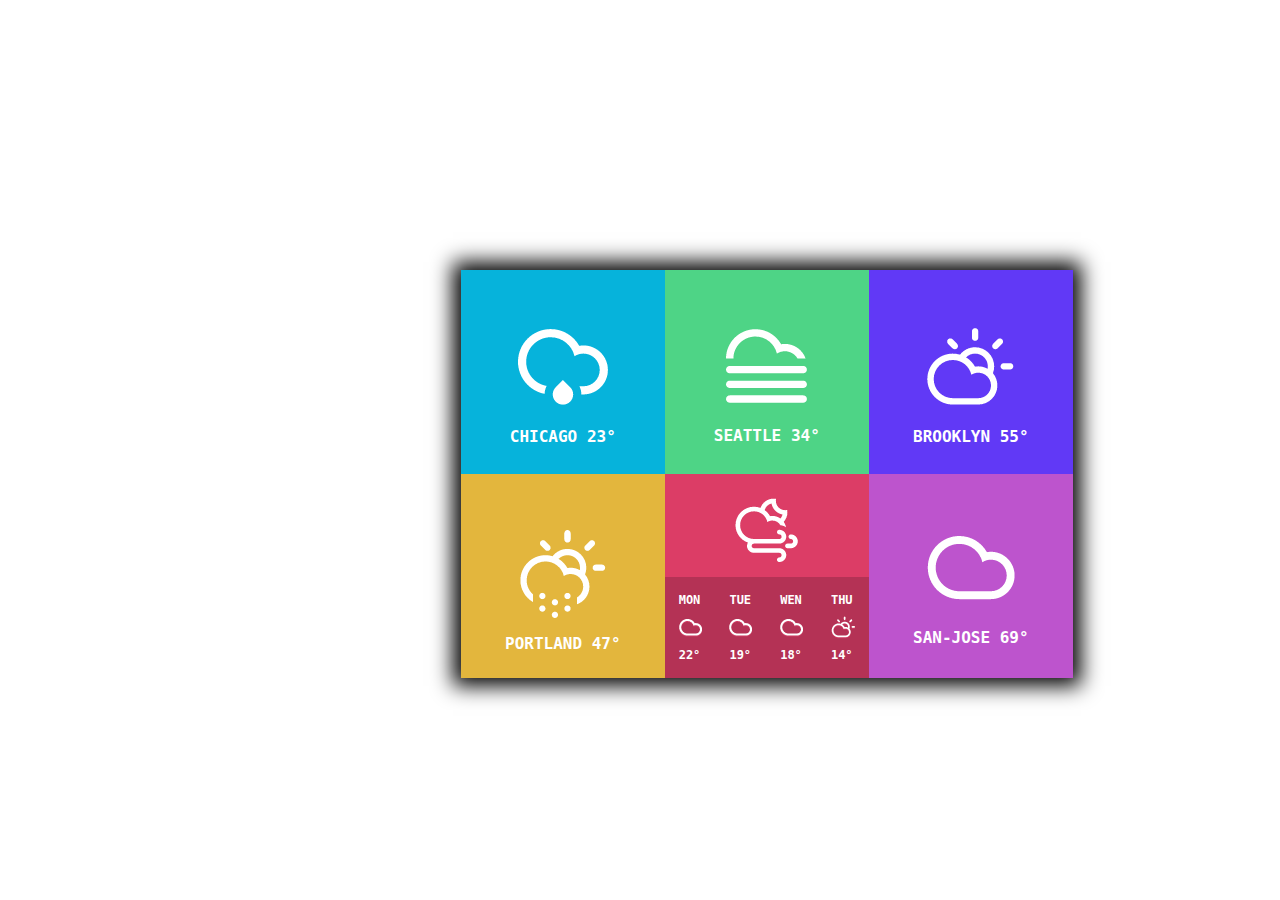
<file: cubes/index.html>
<!DOCTYPE html>
<html lang="en">

<head>
    <meta charset="UTF-8">
    <meta name="viewport" content="width=device-width, initial-scale=1.0">
    <meta http-equiv="X-UA-Compatible" content="ie=edge">
    <link rel="stylesheet" href="style.css">
    <title>Cubes</title>
</head>

<body>
    <div class="container">
        <div class="block_container">
            <div class="weather_block top_left">
                <div class="image_block">
                    <img src="img/rain.png" alt="rain/clouds" class="image">
                </div>
                <span class="city">Chicago 23&deg;</span>
            </div>
            <div class="weather_block top_center">
                <div class="image_block">
                    <img src="img/fog.png" alt="fog" class="image">
                </div>
                <span class="city">Seattle 34&deg;</span>
            </div>
            <div class="weather_block top_right ">
                <div class="image_block">
                    <img src="img/suncloud.png" alt="sun/clouds" class="image">
                </div>
                <span class="city">Brooklyn 55&deg;</span>
            </div>
            <div class="weather_block bottom_left">
                <div class="image_block">
                    <img src="img/sunsnow.png" alt="sun/snow/clouds" class="image">
                </div>
                <span class="city">Portland 47&deg;</span>
            </div>
            <div class="weather_block  bottom_center">
                <img src="img/windcloud.png" alt="wind/clouds" class="image_half">
                <div class="half-week_block">
                    <div class="daily_block">
                        <span>Mon</span>
                        <img src="img/cloud-small.png" alt="">
                        <span>22&deg;</span>
                    </div>
                    <div class="daily_block">
                        <span>Tue</span>
                        <img src="img/cloud-small.png" alt="">
                        <span>19&deg;</span>
                    </div>
                    <div class="daily_block">
                        <span>Wen</span>
                        <img src="img/cloud-small.png" alt="">
                        <span>18&deg;</span>
                    </div>
                    <div class="daily_block">
                        <span>Thu</span>
                        <img src="img/suncloud-small.png" alt="">
                        <span>14&deg;</span>
                    </div>
                </div>
            </div>
            <div class="weather_block bottom_right">
                <div class="image_block">
                    <img src="img/cloud.png" alt="clouds" class="image">
                </div>
                <span class="city">San-Jose 69&deg;</s>
            </div>
        </div>
    </div>
</body>

</html>
</file>
<file: cubes/style.css>
html {
    font-family: 'Roboto Mono', monospace;

}
body {
    height: 100%;
    margin: 0;
    padding: 0;
    overflow: hidden;   
}
.container {
    background-image:url('https://raw.githubusercontent.com/bjnslv/hw-1/master/cubes/img/background.jpg');
    background-repeat: no-repeat;
    background-position: center;
    background-size: cover;
    width: 100vw;
    height: 100vh;
    margin: auto;
}

.block_container {
    position: absolute;
    top: 30%;
    left: 36%;
    width: 612px;
    display: flex;
    flex-direction: row;
    flex-wrap: wrap;
    justify-content: center;
    box-shadow: 0 0 20px 8px black;
    
}

.weather_block {
    width: 204px;
    height: 204px;
    display: flex;
    flex-direction: column;
    align-items: center;
    justify-content: space-around;
}

.image{
  margin-top: 50px;
}

.city {
    font-size: 16px;
    font-weight: bold;
    text-transform: uppercase;
    color: #ffffff;
    margin-bottom: 20px;
}

.top_left {
    background-color: #06b3db;
}

.top_center {
    background-color: #4ed486;
}

.top_right {
    background-color: #6139f6;
}

.bottom_left {
    background-color: #e3b63d;
}

.bottom_center {
    background-color: #dc3d66;
    justify-content: space-between;
}

.bottom_right {
    background-color: #bd54cd;
}

.half-week_block {
    display: flex;
    justify-content: space-around;
    width: 204px;
    height: 102px;
    font-size: 12px;
    text-transform: uppercase;
    color: #ffffff;
    font-weight: bold;
    margin-top: 14px;
    background-color: #b43255;
}

.image_half {
    margin-top: 24px;
}

.daily_block {
    display: flex;
    flex-direction: column;
    justify-content: space-between;
    margin: 16px 8px;
}
</file>
